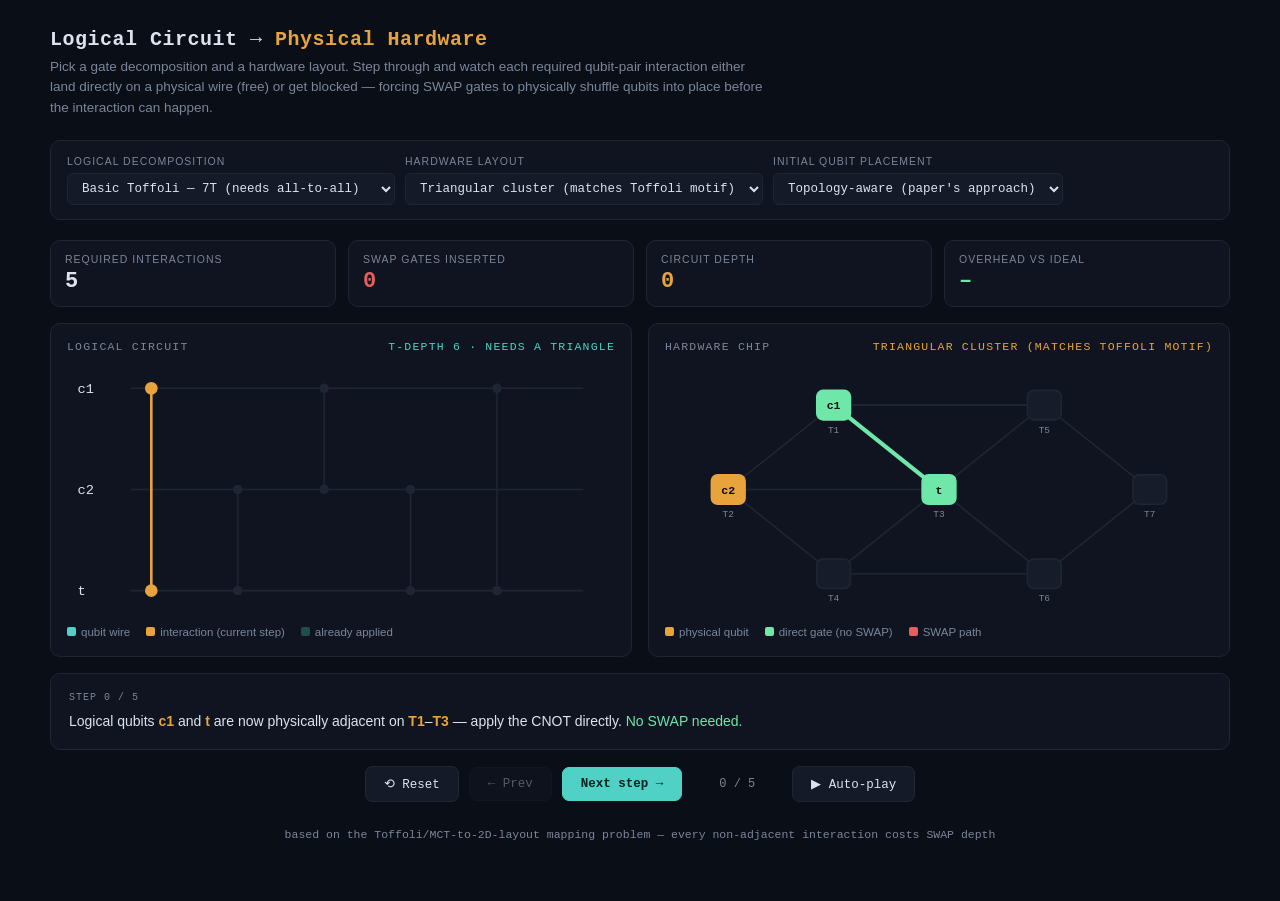
<file: toffoli-logical-to-hardware-mapping.html>
<!DOCTYPE html>
<html lang="en">
<head>
<meta charset="UTF-8">
<title>Logical → Hardware: Watch a Toffoli Gate Get Mapped</title>
<style>
  :root{
    --bg:#0A0E17;
    --panel:#0F1420;
    --line:#1E2634;
    --text:#DCE3EE;
    --muted:#7A8699;
    --logical:#4FD1C5;
    --logical-dim:#1F4E4A;
    --hw:#E8A33D;
    --hw-dim:#4A3A1E;
    --swap:#E85D5D;
    --swap-dim:#4A2020;
    --good:#6EE7A8;
    --mono: 'SFMono-Regular', 'Consolas', 'Liberation Mono', Menlo, Courier, monospace;
    --sans: -apple-system, BlinkMacSystemFont, 'Segoe UI', sans-serif;
  }
  *{box-sizing:border-box;}
  body{
    margin:0; background:var(--bg); color:var(--text);
    font-family:var(--sans);
    padding:28px 20px 60px;
    min-height:100vh;
  }
  .wrap{max-width:1180px; margin:0 auto;}
  header{margin-bottom:22px;}
  h1{
    font-family:var(--mono);
    font-size:20px; font-weight:600; letter-spacing:0.5px;
    margin:0 0 6px; color:var(--text);
  }
  h1 span{color:var(--hw);}
  .sub{color:var(--muted); font-size:13.5px; line-height:1.5; max-width:720px;}

  .controls{
    display:flex; gap:10px; flex-wrap:wrap; align-items:center;
    margin:22px 0 20px; padding:14px 16px;
    background:var(--panel); border:1px solid var(--line); border-radius:10px;
  }
  .ctrl-group{display:flex; flex-direction:column; gap:6px;}
  .ctrl-label{font-size:10.5px; text-transform:uppercase; letter-spacing:1px; color:var(--muted);}
  select{
    background:#141A28; color:var(--text); border:1px solid var(--line);
    padding:7px 10px; border-radius:6px; font-family:var(--mono); font-size:12.5px;
    cursor:pointer;
  }
  select:focus{outline:2px solid var(--logical); outline-offset:1px;}

  .stage{
    display:grid; grid-template-columns:1fr 1fr; gap:16px;
    margin-bottom:16px;
  }
  @media (max-width:880px){ .stage{grid-template-columns:1fr;} }

  .panel{
    background:var(--panel); border:1px solid var(--line); border-radius:10px;
    padding:16px 16px 18px;
  }
  .panel-title{
    font-family:var(--mono); font-size:11.5px; text-transform:uppercase;
    letter-spacing:1.2px; color:var(--muted); margin-bottom:10px;
    display:flex; justify-content:space-between; align-items:center;
  }
  svg{display:block; width:100%; height:auto;}

  .legend{display:flex; gap:16px; flex-wrap:wrap; font-size:11.5px; color:var(--muted); margin-top:10px;}
  .legend span{display:inline-flex; align-items:center; gap:5px;}
  .dot{width:9px; height:9px; border-radius:2px; display:inline-block;}

  .status-bar{
    display:grid; grid-template-columns:repeat(4,1fr); gap:12px;
    margin-bottom:16px;
  }
  .stat{
    background:var(--panel); border:1px solid var(--line); border-radius:10px;
    padding:12px 14px;
  }
  .stat-label{font-size:10.5px; text-transform:uppercase; letter-spacing:1px; color:var(--muted); margin-bottom:4px;}
  .stat-value{font-family:var(--mono); font-size:22px; font-weight:600;}
  .stat-value.swap{color:var(--swap);}
  .stat-value.depth{color:var(--hw);}
  .stat-value.good{color:var(--good);}

  .narration{
    background:var(--panel); border:1px solid var(--line); border-radius:10px;
    padding:16px 18px; margin-bottom:16px; min-height:56px;
    font-size:14px; line-height:1.55;
  }
  .narration b{color:var(--hw);}
  .narration .tag{
    font-family:var(--mono); font-size:10px; text-transform:uppercase;
    letter-spacing:1px; color:var(--muted); display:block; margin-bottom:6px;
  }

  .step-controls{
    display:flex; align-items:center; gap:10px; justify-content:center;
    margin-bottom:6px;
  }
  button{
    background:#141A28; color:var(--text); border:1px solid var(--line);
    padding:9px 18px; border-radius:7px; font-family:var(--mono); font-size:12.5px;
    cursor:pointer; transition:border-color .15s, color .15s;
  }
  button:hover:not(:disabled){border-color:var(--logical); color:var(--logical);}
  button:disabled{opacity:0.35; cursor:default;}
  button.primary{background:var(--logical); color:#06201D; border-color:var(--logical); font-weight:600;}
  button.primary:hover{border-color:var(--logical); color:#06201D;}
  .progress{
    font-family:var(--mono); font-size:12px; color:var(--muted); min-width:90px; text-align:center;
  }

  footer{
    text-align:center; color:var(--muted); font-size:11.5px; margin-top:26px;
    font-family:var(--mono);
  }
</style>
</head>
<body>
<div class="wrap">
  <header>
    <h1>Logical Circuit → <span>Physical Hardware</span></h1>
    <div class="sub">
      Pick a gate decomposition and a hardware layout. Step through and watch each required
      qubit-pair interaction either land directly on a physical wire (free) or get blocked —
      forcing SWAP gates to physically shuffle qubits into place before the interaction can happen.
    </div>
  </header>

  <div class="controls">
    <div class="ctrl-group">
      <label class="ctrl-label" for="circuitSel">Logical decomposition</label>
      <select id="circuitSel"></select>
    </div>
    <div class="ctrl-group">
      <label class="ctrl-label" for="topoSel">Hardware layout</label>
      <select id="topoSel"></select>
    </div>
    <div class="ctrl-group">
      <label class="ctrl-label" for="placeSel">Initial qubit placement</label>
      <select id="placeSel"></select>
    </div>
  </div>

  <div class="status-bar">
    <div class="stat"><div class="stat-label">Required interactions</div><div class="stat-value" id="statReq">–</div></div>
    <div class="stat"><div class="stat-label">SWAP gates inserted</div><div class="stat-value swap" id="statSwap">–</div></div>
    <div class="stat"><div class="stat-label">Circuit depth</div><div class="stat-value depth" id="statDepth">–</div></div>
    <div class="stat"><div class="stat-label">Overhead vs ideal</div><div class="stat-value good" id="statOverhead">–</div></div>
  </div>

  <div class="stage">
    <div class="panel">
      <div class="panel-title">Logical circuit <span id="logTag" style="color:var(--logical)"></span></div>
      <svg id="logicalSvg" viewBox="0 0 520 240"></svg>
      <div class="legend">
        <span><span class="dot" style="background:var(--logical)"></span> qubit wire</span>
        <span><span class="dot" style="background:var(--hw)"></span> interaction (current step)</span>
        <span><span class="dot" style="background:var(--logical-dim)"></span> already applied</span>
      </div>
    </div>
    <div class="panel">
      <div class="panel-title">Hardware chip <span id="hwTag" style="color:var(--hw)"></span></div>
      <svg id="hwSvg" viewBox="0 0 520 240"></svg>
      <div class="legend">
        <span><span class="dot" style="background:var(--hw)"></span> physical qubit</span>
        <span><span class="dot" style="background:var(--good)"></span> direct gate (no SWAP)</span>
        <span><span class="dot" style="background:var(--swap)"></span> SWAP path</span>
      </div>
    </div>
  </div>

  <div class="narration">
    <span class="tag" id="narrTag">Step 0</span>
    <div id="narrText">Choose options above, then press Start to begin mapping.</div>
  </div>

  <div class="step-controls">
    <button id="btnReset">⟲ Reset</button>
    <button id="btnPrev">← Prev</button>
    <button id="btnNext" class="primary">Next step →</button>
    <div class="progress" id="progress">0 / 0</div>
    <button id="btnPlay">▶ Auto-play</button>
  </div>

  <footer>based on the Toffoli/MCT-to-2D-layout mapping problem — every non-adjacent interaction costs SWAP depth</footer>
</div>

<script>
/* ---------------- Data: logical decompositions ---------------- */
// Each circuit = qubit list + ordered list of required pairwise CNOT interactions
const CIRCUITS = {
  toffoli7t: {
    label: "Basic Toffoli — 7T (needs all-to-all)",
    tag: "T-depth 6 · needs a triangle",
    qubits: ["c1","c2","t"],
    edges: [ ["c1","t"], ["c2","t"], ["c1","c2"], ["c2","t"], ["c1","t"] ]
  },
  toffoli4t: {
    label: "Fast Toffoli — 4T (needs a square, C4)",
    tag: "T-depth 1 · needs a 4-cycle",
    qubits: ["c1","t","c2","a"],
    edges: [ ["c1","t"], ["c1","a"], ["c2","t"], ["c2","a"] ]
  },
  mct4: {
    label: "4-MCT (binary-tree, 2 Toffolis)",
    tag: "Toffoli-depth 2 · two linked triangles",
    qubits: ["c1","c2","c3","c4","a1","a2","t"],
    edges: [ ["c1","c2"], ["c1","a1"], ["c2","a1"], ["c3","c4"], ["c3","a2"], ["c4","a2"], ["a1","t"], ["a2","t"], ["a1","a2"] ]
  }
};

/* ---------------- Data: hardware topologies ----------------
   Each node has an (x,y) grid position for drawing + adjacency list. */
const TOPOLOGIES = {
  linear: {
    label: "Linear chain (1D nearest-neighbor)",
    nodes: [
      {id:"L1", x:0, y:1}, {id:"L2", x:1, y:1}, {id:"L3", x:2, y:1},
      {id:"L4", x:3, y:1}, {id:"L5", x:4, y:1}, {id:"L6", x:5, y:1}, {id:"L7", x:6, y:1}
    ],
    edges: [["L1","L2"],["L2","L3"],["L3","L4"],["L4","L5"],["L5","L6"],["L6","L7"]]
  },
  square: {
    label: "Square grid (2D, no diagonals)",
    nodes: [
      {id:"S1",x:0,y:0},{id:"S2",x:1,y:0},{id:"S3",x:2,y:0},{id:"S4",x:3,y:0},
      {id:"S5",x:0,y:1},{id:"S6",x:1,y:1},{id:"S7",x:2,y:1},{id:"S8",x:3,y:1}
    ],
    edges: [["S1","S2"],["S2","S3"],["S3","S4"],["S5","S6"],["S6","S7"],["S7","S8"],
             ["S1","S5"],["S2","S6"],["S3","S7"],["S4","S8"]]
  },
  triangular: {
    label: "Triangular cluster (matches Toffoli motif)",
    nodes: [
      {id:"T1",x:1,y:0},{id:"T2",x:0,y:1},{id:"T3",x:2,y:1},
      {id:"T4",x:1,y:2},{id:"T5",x:3,y:0},{id:"T6",x:3,y:2},{id:"T7",x:4,y:1}
    ],
    edges: [["T1","T2"],["T1","T3"],["T2","T3"],["T2","T4"],["T3","T4"],
             ["T1","T5"],["T3","T5"],["T3","T6"],["T4","T6"],["T5","T7"],["T6","T7"]]
  }
};

/* ---------------- placement strategies ---------------- */
// "naive": zip logical qubits onto physical nodes in listed order
// "smart": for each circuit, a hand-chosen placement that matches its motif to the topology (when possible)
const SMART_PLACEMENTS = {
  "toffoli7t|triangular": {c1:"T1", c2:"T2", t:"T3"},
  "toffoli7t|square":     {c1:"S1", c2:"S2", t:"S6"},
  "toffoli7t|linear":     {c1:"L2", c2:"L3", t:"L4"},
  "toffoli4t|square":     {c1:"S1", t:"S2", c2:"S6", a:"S5"},
  "toffoli4t|triangular": {c1:"T2", t:"T1", c2:"T3", a:"T4"},
  "toffoli4t|linear":     {c1:"L2", t:"L3", c2:"L4", a:"L5"},
  "mct4|triangular":      {c1:"T2", c2:"T1", a1:"T3", c3:"T5", c4:"T6", a2:"T4", t:"T7"},
  "mct4|square":          {c1:"S1", c2:"S2", a1:"S6", c3:"S3", c4:"S4", a2:"S7", t:"S8"},
  "mct4|linear":          {c1:"L1", c2:"L2", a1:"L3", c3:"L4", c4:"L5", a2:"L6", t:"L7"}
};

/* ---------------- state ---------------- */
let state = null;

function buildGraph(topo){
  const adj = {};
  topo.nodes.forEach(n => adj[n.id] = new Set());
  topo.edges.forEach(([a,b]) => { adj[a].add(b); adj[b].add(a); });
  return adj;
}

function bfsPath(adj, start, goal){
  const prev = {start:null};
  const visited = new Set([start]);
  const queue = [start];
  prev[start] = null;
  while(queue.length){
    const cur = queue.shift();
    if(cur === goal) break;
    for(const nb of adj[cur]){
      if(!visited.has(nb)){
        visited.add(nb);
        prev[nb] = cur;
        queue.push(nb);
      }
    }
  }
  const path = [];
  let cur = goal;
  while(cur !== undefined){
    path.unshift(cur);
    cur = prev[cur];
    if(cur === null){ path.unshift(cur); break; }
  }
  return path.filter(x=>x!==null);
}

function computePlan(circuitKey, topoKey, placeMode){
  const circuit = CIRCUITS[circuitKey];
  const topo = TOPOLOGIES[topoKey];
  const adj = buildGraph(topo);

  // initial placement
  let placement = {};
  if(placeMode === "smart" && SMART_PLACEMENTS[circuitKey+"|"+topoKey]){
    placement = Object.assign({}, SMART_PLACEMENTS[circuitKey+"|"+topoKey]);
  } else {
    circuit.qubits.forEach((q,i) => { placement[q] = topo.nodes[i % topo.nodes.length].id; });
  }
  let position = {}; // physical -> logical
  Object.entries(placement).forEach(([l,p]) => position[p] = l);

  const steps = []; // {type:'swap'|'gate', physA, physB, logA, logB}
  let swapCount = 0;

  circuit.edges.forEach(([lu, lv]) => {
    let pu = placement[lu], pv = placement[lv];
    if(adj[pu].has(pv)){
      steps.push({type:"gate", physA:pu, physB:pv, logA:lu, logB:lv});
      return;
    }
    // route pv toward pu step by step along shortest path
    let path = bfsPath(adj, pu, pv);
    // path: [pu, ..., pv]. We'll walk pv backward toward pu by swapping adjacent pairs.
    for(let i = path.length - 1; i > 1; i--){
      const a = path[i];     // current physical loc of the "moving" logical qubit (lv)
      const b = path[i-1];   // neighbor we swap into
      const logA = position[a];
      const logB = position[b];
      // perform swap: exchange logical occupants of a and b
      position[a] = logB; position[b] = logA;
      placement[logA] = b; if(logB) placement[logB] = a;
      swapCount++;
      steps.push({type:"swap", physA:a, physB:b, logA:logA, logB:logB});
    }
    const finalPu = placement[lu], finalPv = placement[lv];
    steps.push({type:"gate", physA:finalPu, physB:finalPv, logA:lu, logB:lv});
  });

  return { circuit, topo, adj, steps, swapCount, initialPlacement: placement };
}

/* ---------------- rendering ---------------- */
const svgNS = "http://www.w3.org/2000/svg";
function el(tag, attrs){
  const e = document.createElementNS(svgNS, tag);
  for(const k in attrs) e.setAttribute(k, attrs[k]);
  return e;
}

function renderLogical(container, circuit, stepIdx){
  container.innerHTML = "";
  const qubits = circuit.qubits;
  const n = qubits.length;
  const marginL = 60, marginT = 24, rowH = (240 - marginT*2) / Math.max(n-1,1);
  const width = 520;
  const laneX0 = marginL, laneX1 = width - 30;

  const yFor = i => marginT + i*rowH;

  // wires + labels
  qubits.forEach((q,i)=>{
    const y = yFor(i);
    container.appendChild(el("line", {x1:laneX0, y1:y, x2:laneX1, y2:y, stroke:"var(--line)", "stroke-width":1.5}));
    const t = el("text", {x:10, y:y+4, fill:"var(--text)", "font-family":"var(--mono)", "font-size":13});
    t.textContent = q;
    container.appendChild(t);
  });

  // gate markers spaced along x
  const numEdges = circuit.edges.length;
  const spacing = (laneX1 - laneX0 - 20) / Math.max(numEdges,1);
  circuit.edges.forEach(([a,b], idx)=>{
    const x = laneX0 + 20 + idx*spacing;
    const ia = qubits.indexOf(a), ib = qubits.indexOf(b);
    const y1 = yFor(ia), y2 = yFor(ib);
    const done = idx < stepIdx;
    const active = idx === stepIdx;
    const color = active ? "var(--hw)" : (done ? "var(--logical-dim)" : "var(--line)");
    container.appendChild(el("line", {x1:x,y1:y1,x2:x,y2:y2, stroke:color, "stroke-width": active?2.5:1.5}));
    [y1,y2].forEach(y=>{
      container.appendChild(el("circle", {cx:x, cy:y, r: active?6:4.5, fill:color}));
    });
  });
}

function renderHardware(container, topo, position, activeStep, adj){
  container.innerHTML = "";
  const xs = topo.nodes.map(n=>n.x), ys = topo.nodes.map(n=>n.y);
  const maxX = Math.max(...xs), maxY = Math.max(...ys);
  const padX = 60, padY = 40;
  const width = 520, height = 240;
  const cellW = (width - padX*2) / Math.max(maxX,1);
  const cellH = (height - padY*2) / Math.max(maxY,1);
  const pos = {};
  topo.nodes.forEach(n => { pos[n.id] = {x: padX + n.x*cellW, y: padY + n.y*cellH}; });

  // base edges
  topo.edges.forEach(([a,b])=>{
    container.appendChild(el("line", {
      x1:pos[a].x, y1:pos[a].y, x2:pos[b].x, y2:pos[b].y,
      stroke:"var(--line)", "stroke-width":1.5
    }));
  });

  // highlight active step edge
  if(activeStep){
    const {type, physA, physB} = activeStep;
    const color = type === "swap" ? "var(--swap)" : "var(--good)";
    container.appendChild(el("line", {
      x1:pos[physA].x, y1:pos[physA].y, x2:pos[physB].x, y2:pos[physB].y,
      stroke:color, "stroke-width":4
    }));
  }

  // nodes + occupant labels
  topo.nodes.forEach(n=>{
    const p = pos[n.id];
    const occ = position[n.id];
    const isActive = activeStep && (n.id === activeStep.physA || n.id === activeStep.physB);
    const fill = isActive ? (activeStep.type==="swap" ? "var(--swap)" : "var(--good)") : (occ ? "var(--hw)" : "#232B3D");
    container.appendChild(el("rect", {
      x:p.x-16, y:p.y-14, width:32, height:28, rx:6,
      fill: occ ? fill : "#161C29",
      stroke: occ ? fill : "var(--line)", "stroke-width":1.5
    }));
    if(occ){
      const t = el("text", {x:p.x, y:p.y+4, fill:"#0B0E17", "text-anchor":"middle",
        "font-family":"var(--mono)", "font-size":11, "font-weight":700});
      t.textContent = occ;
      container.appendChild(t);
    }
    const idT = el("text", {x:p.x, y:p.y+26, fill:"var(--muted)", "text-anchor":"middle",
      "font-family":"var(--mono)", "font-size":9});
    idT.textContent = n.id;
    container.appendChild(idT);
  });
}

/* ---------------- narration ---------------- */
function narrate(step, idx, total, swapSoFar){
  const tag = document.getElementById("narrTag");
  const txt = document.getElementById("narrText");
  if(!step){
    tag.textContent = idx === 0 ? "Ready" : "Complete";
    txt.innerHTML = idx === 0
      ? "Press <b>Next step</b> to begin. Each step is one required qubit-qubit interaction from the logical circuit."
      : `Mapping complete. <b>${swapSoFar}</b> SWAP gate${swapSoFar===1?'':'s'} were needed to satisfy every interaction on this hardware layout.`;
    return;
  }
  tag.textContent = `Step ${idx} / ${total}`;
  if(step.type === "gate"){
    txt.innerHTML = `Logical qubits <b>${step.logA}</b> and <b>${step.logB}</b> are now physically adjacent on <b>${step.physA}</b>–<b>${step.physB}</b> — apply the CNOT directly. <span style="color:var(--good)">No SWAP needed.</span>`;
  } else {
    txt.innerHTML = `Interaction blocked: the qubits aren't neighbors yet. <b>SWAP</b> physical qubits <b>${step.physA}</b> ↔ <b>${step.physB}</b> to move <b>${step.logA}</b> one step closer. <span style="color:var(--swap)">+1 depth, +1 SWAP.</span>`;
  }
}

/* ---------------- main controller ---------------- */
let curStep = 0;
let playTimer = null;

function refreshStats(plan, upTo){
  document.getElementById("statReq").textContent = plan.circuit.edges.length;
  const swapsSoFar = plan.steps.slice(0, upTo).filter(s=>s.type==="swap").length;
  document.getElementById("statSwap").textContent = swapsSoFar;
  document.getElementById("statDepth").textContent = upTo;
  const ideal = plan.circuit.edges.length;
  const overhead = upTo === 0 ? "–" : `${Math.round((upTo/ideal - 1)*100)}%`;
  document.getElementById("statOverhead").textContent = overhead;
}

function replayPositionUpTo(plan, upTo){
  // recompute position map by replaying swaps up to `upTo`
  let position = {};
  Object.entries(plan.initialPlacementSnapshot).forEach(([p,l])=>{ position[p]=l; });
  for(let i=0;i<upTo;i++){
    const s = plan.steps[i];
    if(s.type === "swap"){
      const a = s.physA, b = s.physB;
      const tmp = position[a];
      position[a] = position[b];
      position[b] = tmp;
    }
  }
  return position;
}

function render(){
  const plan = state.plan;
  const logicalSvg = document.getElementById("logicalSvg");
  const hwSvg = document.getElementById("hwSvg");

  // figure out which "logical edge index" we're on for the logical panel highlight
  let gateStepsSeen = plan.steps.slice(0, curStep).filter(s=>s.type==="gate").length;
  renderLogical(logicalSvg, plan.circuit, gateStepsSeen);

  const position = replayPositionUpTo(plan, curStep);
  const activeStep = curStep < plan.steps.length ? plan.steps[curStep] : null;
  renderHardware(hwSvg, plan.topo, position, activeStep, plan.adj);

  narrate(activeStep, curStep, plan.steps.length, plan.swapCount);
  refreshStats(plan, curStep);

  document.getElementById("progress").textContent = `${curStep} / ${plan.steps.length}`;
  document.getElementById("btnPrev").disabled = curStep === 0;
  document.getElementById("btnNext").disabled = curStep >= plan.steps.length;
  if(curStep >= plan.steps.length) document.getElementById("btnNext").textContent = "✓ Done";
  else document.getElementById("btnNext").textContent = "Next step →";
}

function rebuild(){
  const circuitKey = document.getElementById("circuitSel").value;
  const topoKey = document.getElementById("topoSel").value;
  const placeMode = document.getElementById("placeSel").value;
  const plan = computePlan(circuitKey, topoKey, placeMode);
  plan.initialPlacementSnapshot = {};
  Object.entries(plan.initialPlacement).forEach(([l,p])=>{ plan.initialPlacementSnapshot[p] = l; });
  state = { plan };
  curStep = 0;
  document.getElementById("logTag").textContent = CIRCUITS[circuitKey].tag;
  document.getElementById("hwTag").textContent = TOPOLOGIES[topoKey].label;
  stopPlay();
  render();
}

function stopPlay(){
  if(playTimer){ clearInterval(playTimer); playTimer = null; }
  document.getElementById("btnPlay").textContent = "▶ Auto-play";
}

function initSelectors(){
  const cSel = document.getElementById("circuitSel");
  Object.entries(CIRCUITS).forEach(([k,v])=>{
    const o = document.createElement("option"); o.value = k; o.textContent = v.label; cSel.appendChild(o);
  });
  const tSel = document.getElementById("topoSel");
  Object.entries(TOPOLOGIES).forEach(([k,v])=>{
    const o = document.createElement("option"); o.value = k; o.textContent = v.label; tSel.appendChild(o);
  });
  const pSel = document.getElementById("placeSel");
  [["naive","Naive (first-fit)"], ["smart","Topology-aware (paper's approach)"]].forEach(([val,label])=>{
    const o = document.createElement("option"); o.value = val; o.textContent = label; pSel.appendChild(o);
  });
  pSel.value = "smart";
  tSel.value = "triangular";

  [cSel, tSel, pSel].forEach(s => s.addEventListener("change", rebuild));
}

document.getElementById("btnNext").addEventListener("click", ()=>{
  if(curStep < state.plan.steps.length){ curStep++; render(); }
});
document.getElementById("btnPrev").addEventListener("click", ()=>{
  if(curStep > 0){ curStep--; render(); }
});
document.getElementById("btnReset").addEventListener("click", ()=>{ curStep = 0; stopPlay(); render(); });
document.getElementById("btnPlay").addEventListener("click", ()=>{
  if(playTimer){ stopPlay(); return; }
  document.getElementById("btnPlay").textContent = "⏸ Pause";
  playTimer = setInterval(()=>{
    if(curStep < state.plan.steps.length){ curStep++; render(); }
    else { stopPlay(); }
  }, 1100);
});

initSelectors();
rebuild();
</script>
</body>
</html>
</file>
